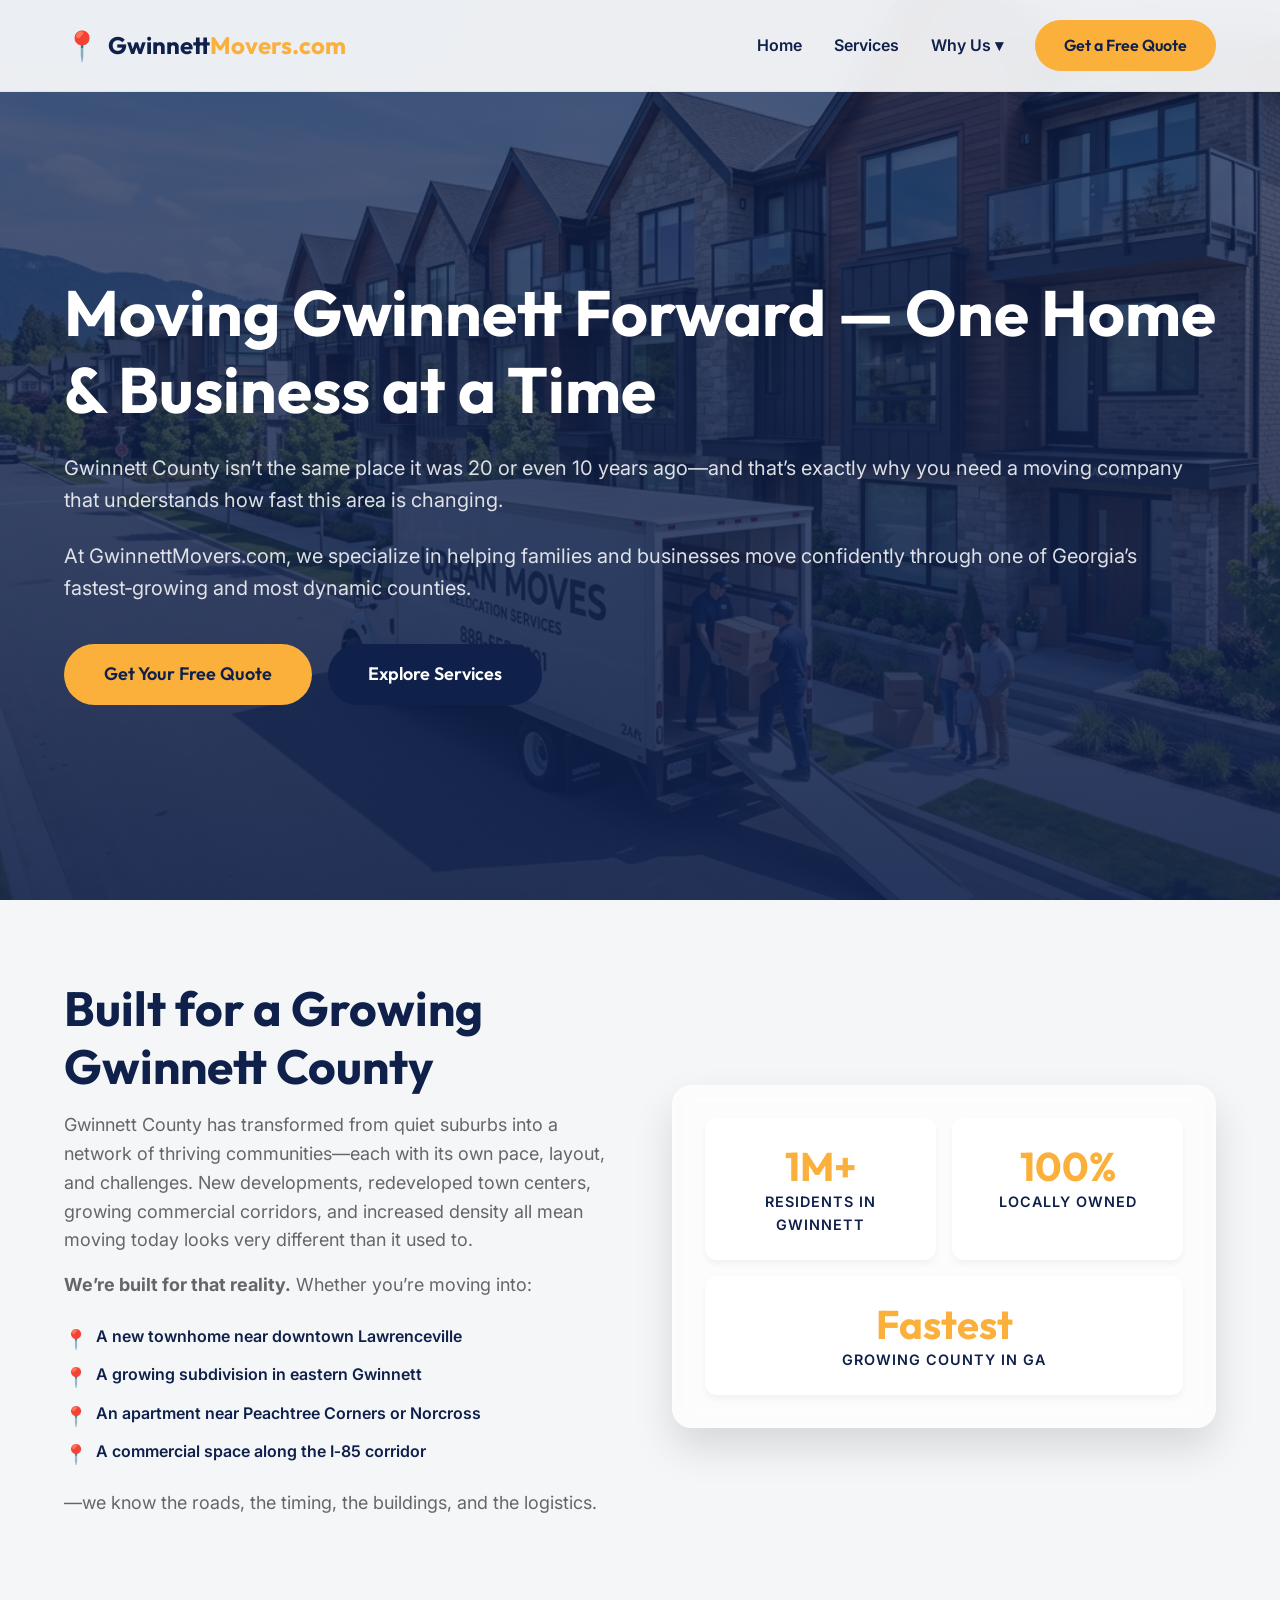
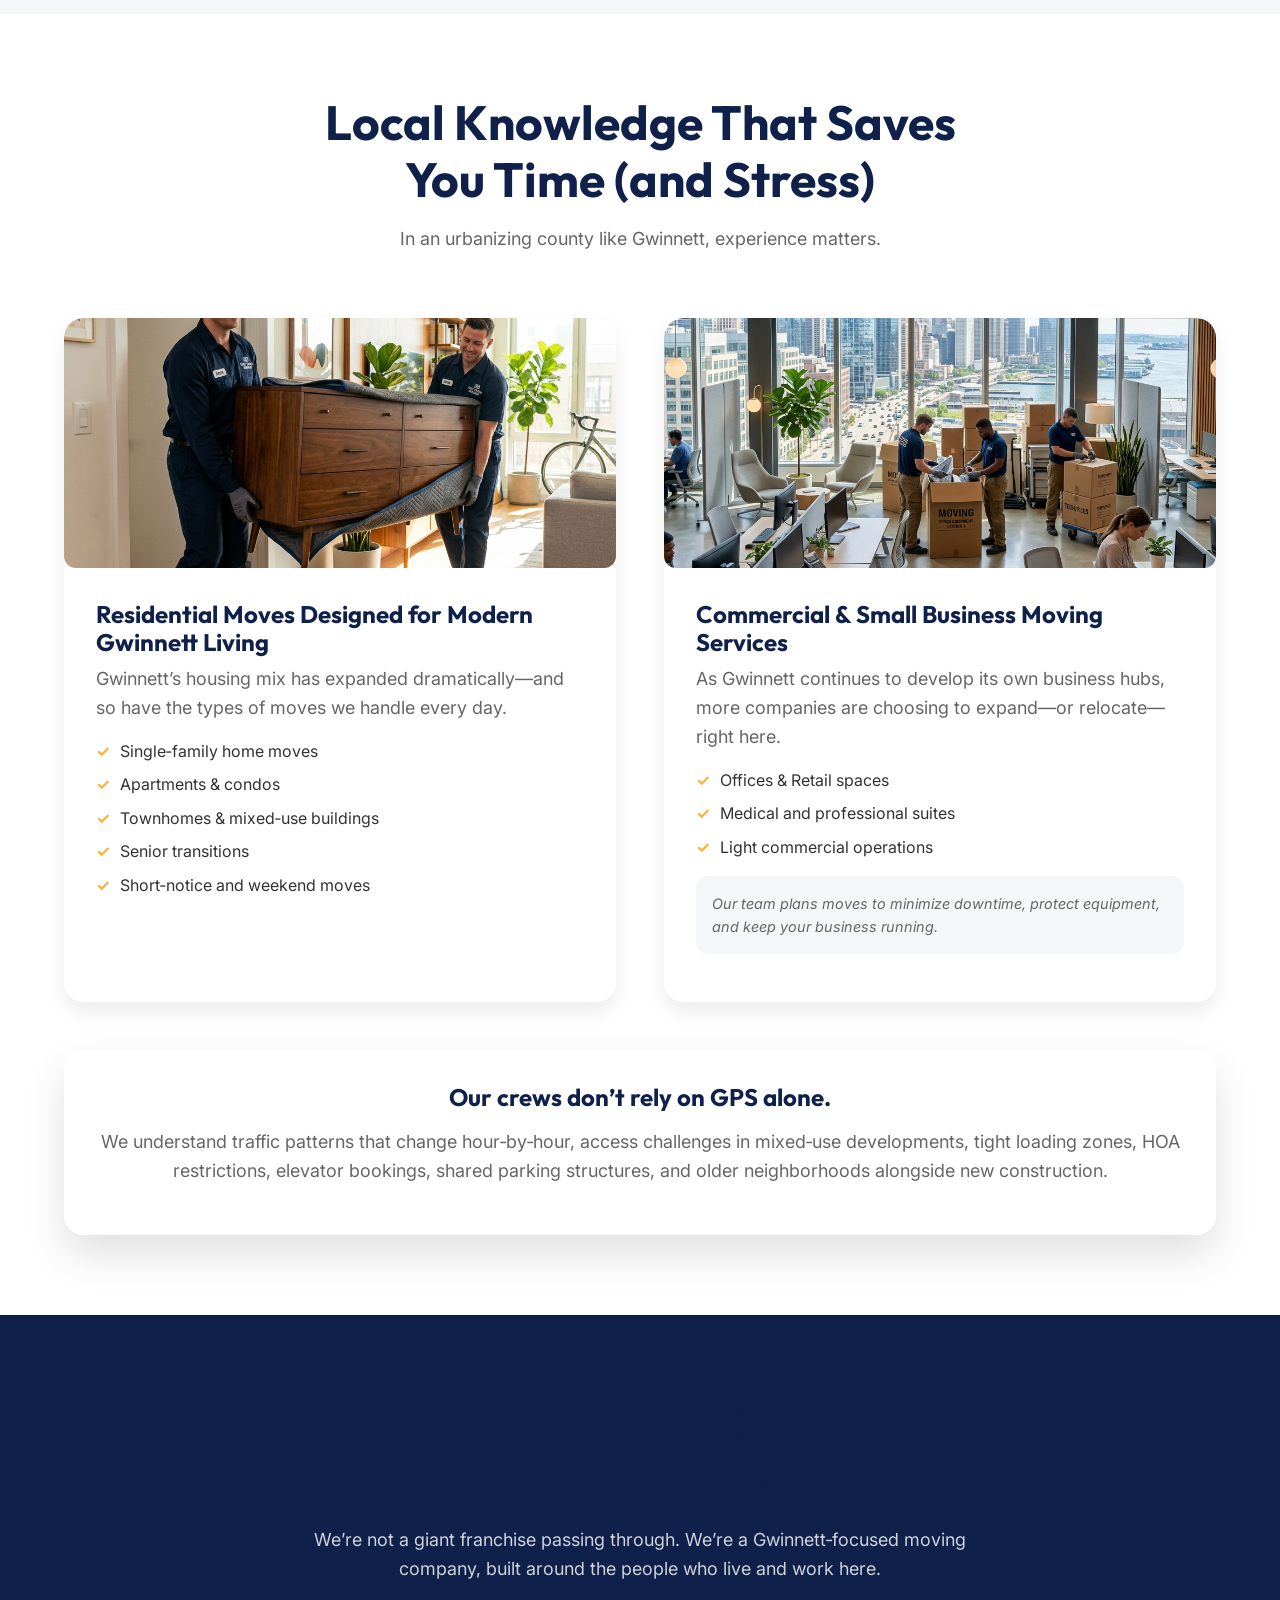
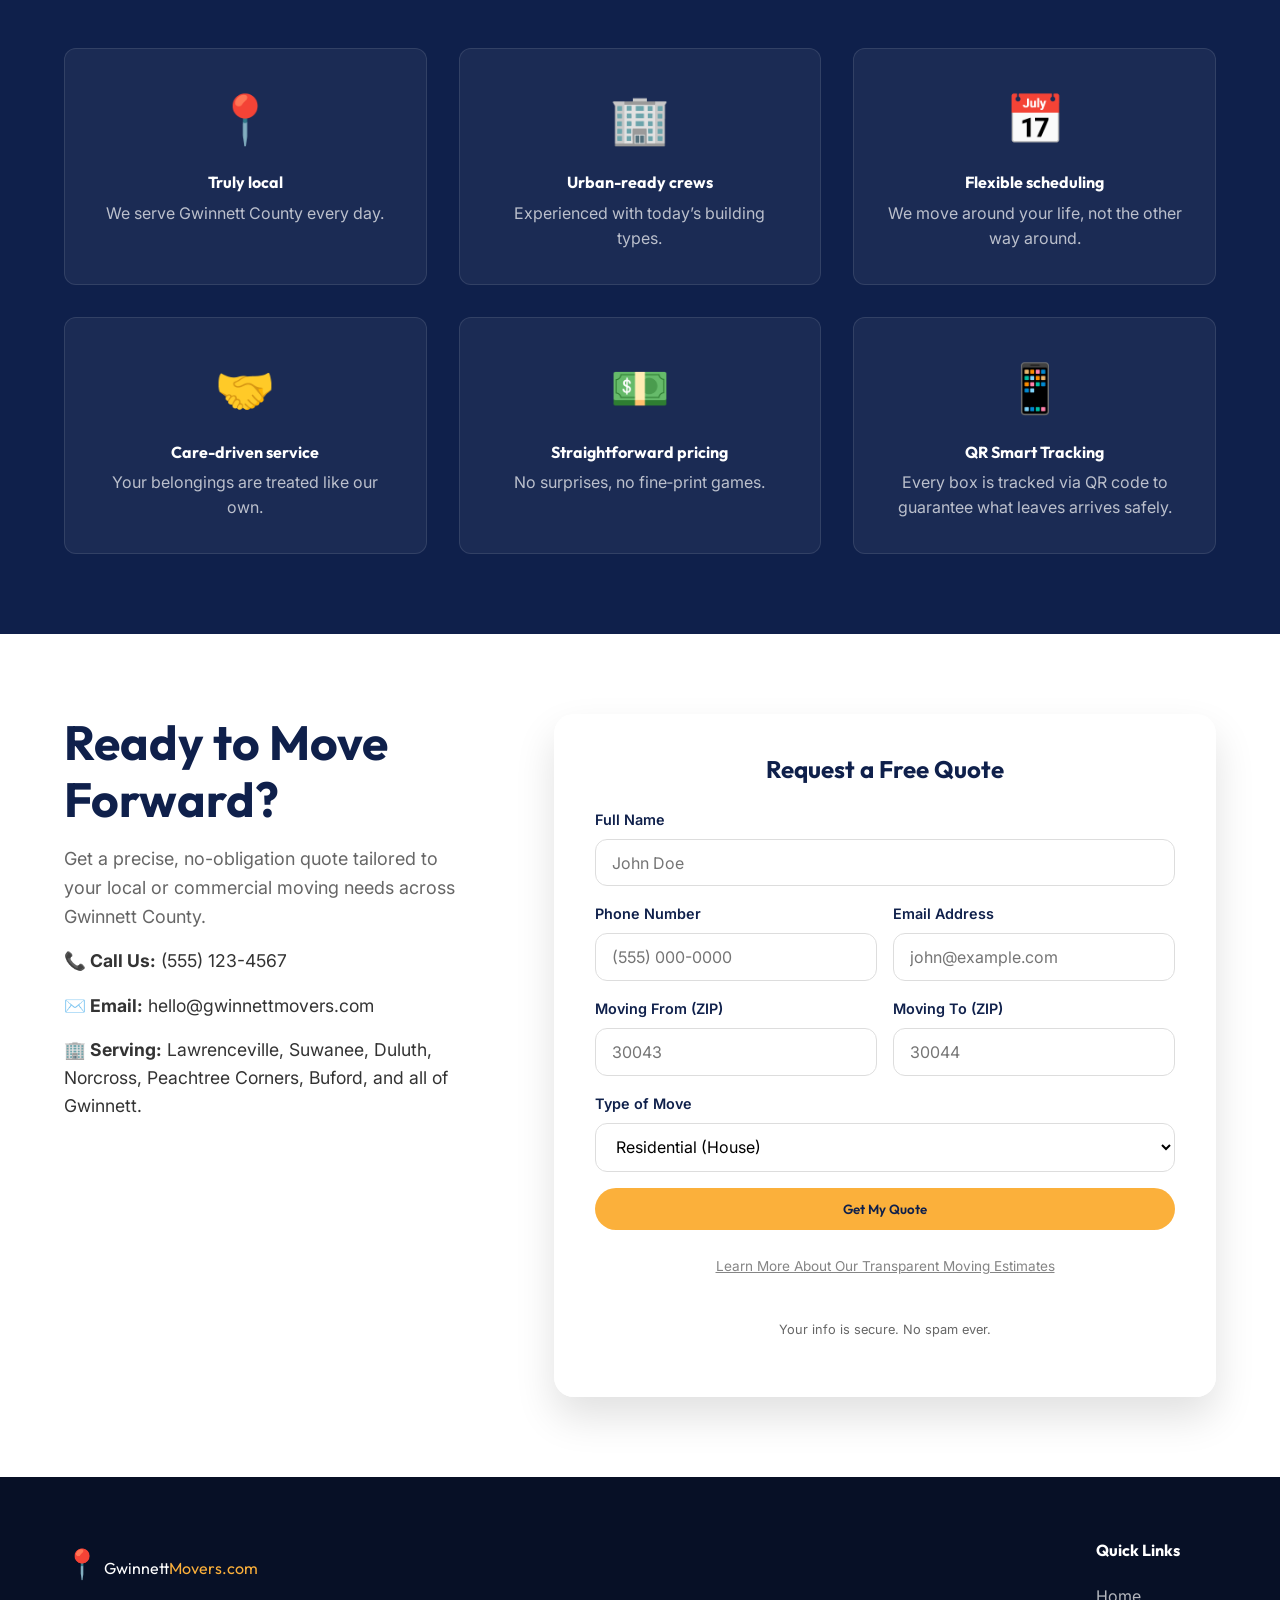
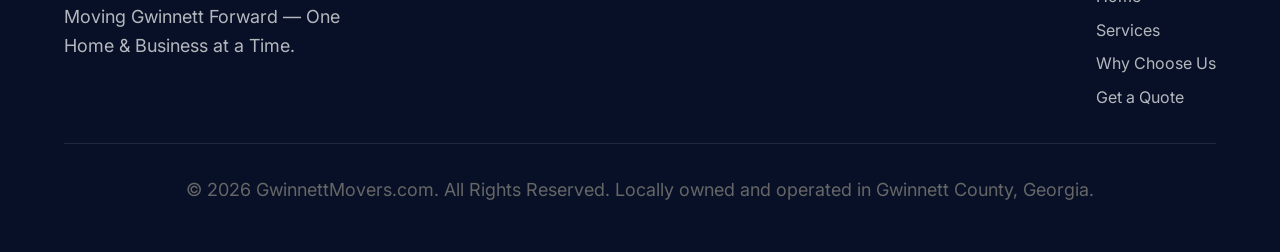
<file: index.html>
<!DOCTYPE html>
<html lang="en">
<head>
    <meta charset="UTF-8">
    <meta name="viewport" content="width=device-width, initial-scale=1.0">
    <meta name="description" content="GwinnettMovers.com: Relocating homes and businesses in Gwinnett County with ease and local expertise.">
    <title>GwinnettMovers.com | Local & Commercial Moving in Gwinnett County</title>
    <!-- Google Fonts -->
    <link rel="preconnect" href="https://fonts.googleapis.com">
    <link rel="preconnect" href="https://fonts.gstatic.com" crossorigin>
    <link href="https://fonts.googleapis.com/css2?family=Inter:wght@300;400;600;700&family=Outfit:wght@500;700&display=swap" rel="stylesheet">
    <!-- Main Styles -->
    <link rel="stylesheet" href="styles.css">
</head>
<body>

    <!-- Header / Nav -->
    <header class="navbar">
        <div class="container nav-content">
            <a href="#home" class="logo">
                <span class="logo-icon">📍</span> <span class="logo-text">Gwinnett<span>Movers.com</span></span>
            </a>
            <nav class="desktop-nav">
                <a href="#home">Home</a>
                <a href="#services">Services</a>
                <div class="has-dropdown">
                    <a href="#why-us">Why Us ▾</a>
                    <div class="dropdown-menu">
                        <a href="great-moves-start-with-great-estimates.html">Our Moving Estimates</a>
                    </div>
                </div>
                <a href="#contact" class="btn btn-primary">Get a Free Quote</a>
            </nav>
            <div class="mobile-menu-toggle" id="mobileMenuBtn">
                <span></span>
                <span></span>
                <span></span>
            </div>
        </div>
    </header>

    <!-- Mobile Nav -->
    <div class="mobile-nav" id="mobileNav">
        <a href="#home" class="mobile-link">Home</a>
        <a href="#services" class="mobile-link">Services</a>
        <a href="#why-us" class="mobile-link" style="margin-bottom: 0.5rem;">Why Us</a>
        <a href="great-moves-start-with-great-estimates.html" class="mobile-link" style="padding-left: 1.5rem; font-size: 1.1rem; margin-top: -0.5rem; margin-bottom: 1.5rem; font-weight: 500;">↳ Our Moving Estimates</a>
        <a href="#contact" class="btn btn-primary mobile-link">Get a Free Quote</a>
    </div>

    <!-- Hero Section -->
    <section id="home" class="hero fade-in">
        <div class="hero-bg"></div>
        <div class="container hero-content">
            <h1 class="slide-up">Moving Gwinnett Forward — One Home &amp; Business at a Time</h1>
            <p class="slide-up delay-1">Gwinnett County isn’t the same place it was 20 or even 10 years ago—and that’s exactly why you need a moving company that understands how fast this area is changing.</p>
            <p class="slide-up delay-2">At GwinnettMovers.com, we specialize in helping families and businesses move confidently through one of Georgia’s fastest‑growing and most dynamic counties.</p>
            <div class="hero-actions slide-up delay-3">
                <a href="#contact" class="btn btn-primary btn-large shadow-hover">Get Your Free Quote</a>
                <a href="#services" class="btn btn-secondary btn-large">Explore Services</a>
            </div>
        </div>
    </section>

    <!-- Built for Growing Gwinnett -->
    <section class="section bg-light reveal">
        <div class="container split-layout align-center">
            <div class="text-content">
                <h2>Built for a Growing Gwinnett County</h2>
                <p>Gwinnett County has transformed from quiet suburbs into a network of thriving communities—each with its own pace, layout, and challenges. New developments, redeveloped town centers, growing commercial corridors, and increased density all mean moving today looks very different than it used to.</p>
                <p><strong>We’re built for that reality.</strong> Whether you’re moving into:</p>
                <ul class="feature-list">
                    <li>A new townhome near downtown Lawrenceville</li>
                    <li>A growing subdivision in eastern Gwinnett</li>
                    <li>An apartment near Peachtree Corners or Norcross</li>
                    <li>A commercial space along the I‑85 corridor</li>
                </ul>
                <p>—we know the roads, the timing, the buildings, and the logistics.</p>
            </div>
            <div class="image-content glass-card">
                <div class="stat-box">
                    <h3>1M+</h3>
                    <p>Residents in Gwinnett</p>
                </div>
                <div class="stat-box">
                    <h3>100%</h3>
                    <p>Locally Owned</p>
                </div>
                <div class="stat-box full-width">
                    <h3>Fastest</h3>
                    <p>Growing County in GA</p>
                </div>
            </div>
        </div>
    </section>

    <!-- Services / Local Knowledge -->
    <section id="services" class="section reveal">
        <div class="container">
            <div class="text-center section-header">
                <h2 class="text-blue">Local Knowledge That Saves You Time (and Stress)</h2>
                <p>In an urbanizing county like Gwinnett, experience matters.</p>
            </div>
            
            <div class="services-grid">
                <!-- Service 1 -->
                <div class="service-card shadow-hover">
                    <img src="assets/residential.png" alt="Residential Movers in Gwinnett" class="service-img">
                    <div class="service-body">
                        <h3>Residential Moves Designed for Modern Gwinnett Living</h3>
                        <p>Gwinnett’s housing mix has expanded dramatically—and so have the types of moves we handle every day.</p>
                        <ul class="check-list">
                            <li>Single‑family home moves</li>
                            <li>Apartments & condos</li>
                            <li>Townhomes & mixed‑use buildings</li>
                            <li>Senior transitions</li>
                            <li>Short‑notice and weekend moves</li>
                        </ul>
                    </div>
                </div>

                <!-- Service 2 -->
                <div class="service-card shadow-hover">
                    <img src="assets/commercial.png" alt="Commercial Movers in Gwinnett" class="service-img">
                    <div class="service-body">
                        <h3>Commercial & Small Business Moving Services</h3>
                        <p>As Gwinnett continues to develop its own business hubs, more companies are choosing to expand—or relocate—right here.</p>
                        <ul class="check-list">
                            <li>Offices & Retail spaces</li>
                            <li>Medical and professional suites</li>
                            <li>Light commercial operations</li>
                        </ul>
                        <p class="service-note">Our team plans moves to minimize downtime, protect equipment, and keep your business running.</p>
                    </div>
                </div>
            </div>

            <div class="info-box glass-card mt-lg">
                <h4>Our crews don’t rely on GPS alone.</h4>
                <p>We understand traffic patterns that change hour‑by‑hour, access challenges in mixed‑use developments, tight loading zones, HOA restrictions, elevator bookings, shared parking structures, and older neighborhoods alongside new construction.</p>
            </div>
        </div>
    </section>

    <!-- Why Choose Us -->
    <section id="why-us" class="section bg-blue text-white reveal">
        <div class="container">
            <div class="text-center section-header">
                <h2>Why Gwinnett Chooses GwinnettMovers.com</h2>
                <p class="text-light">We’re not a giant franchise passing through. We’re a Gwinnett‑focused moving company, built around the people who live and work here.</p>
            </div>
            <div class="grid-3">
                <div class="perk-card">
                    <div class="perk-icon">📍</div>
                    <h4>Truly local</h4>
                    <p>We serve Gwinnett County every day.</p>
                </div>
                <div class="perk-card">
                    <div class="perk-icon">🏢</div>
                    <h4>Urban-ready crews</h4>
                    <p>Experienced with today’s building types.</p>
                </div>
                <div class="perk-card">
                    <div class="perk-icon">📅</div>
                    <h4>Flexible scheduling</h4>
                    <p>We move around your life, not the other way around.</p>
                </div>
                <div class="perk-card">
                    <div class="perk-icon">🤝</div>
                    <h4>Care-driven service</h4>
                    <p>Your belongings are treated like our own.</p>
                </div>
                <div class="perk-card">
                    <div class="perk-icon">💵</div>
                    <h4>Straightforward pricing</h4>
                    <p>No surprises, no fine‑print games.</p>
                </div>
                <div class="perk-card">
                    <div class="perk-icon">📱</div>
                    <h4>QR Smart Tracking</h4>
                    <p>Every box is tracked via QR code to guarantee what leaves arrives safely.</p>
                </div>
            </div>
        </div>
    </section>

    <!-- Contact / CTA -->
    <section id="contact" class="section reveal">
        <div class="container split-layout align-start">
            <div class="text-content pr-md">
                <h2 class="text-blue">Ready to Move Forward?</h2>
                <p>Get a precise, no-obligation quote tailored to your local or commercial moving needs across Gwinnett County.</p>
                <div class="contact-details">
                    <p><strong>📞 Call Us:</strong> (555) 123-4567</p>
                    <p><strong>✉️ Email:</strong> hello@gwinnettmovers.com</p>
                    <p><strong>🏢 Serving:</strong> Lawrenceville, Suwanee, Duluth, Norcross, Peachtree Corners, Buford, and all of Gwinnett.</p>
                </div>
            </div>
            <div class="form-wrapper glass-card shadow-lg">
                <h3>Request a Free Quote</h3>
                <form id="quoteForm" class="contact-form">
                    <div class="form-group">
                        <label for="name">Full Name</label>
                        <input type="text" id="name" placeholder="John Doe" required>
                    </div>
                    <div class="form-row">
                        <div class="form-group flex-1">
                            <label for="phone">Phone Number</label>
                            <input type="tel" id="phone" placeholder="(555) 000-0000" required>
                        </div>
                        <div class="form-group flex-1">
                            <label for="email">Email Address</label>
                            <input type="email" id="email" placeholder="john@example.com" required>
                        </div>
                    </div>
                    <div class="form-row">
                        <div class="form-group flex-1">
                            <label for="fromZip">Moving From (ZIP)</label>
                            <input type="text" id="fromZip" placeholder="30043" required>
                        </div>
                        <div class="form-group flex-1">
                            <label for="toZip">Moving To (ZIP)</label>
                            <input type="text" id="toZip" placeholder="30044" required>
                        </div>
                    </div>
                    <div class="form-group">
                        <label for="moveType">Type of Move</label>
                        <select id="moveType">
                            <option>Residential (House)</option>
                            <option>Residential (Apartment/Condo)</option>
                            <option>Commercial/Office</option>
                        </select>
                    </div>
                    <button type="submit" class="btn btn-primary btn-block">Get My Quote</button>
                    <a href="great-moves-start-with-great-estimates.html" style="color: var(--text-muted); opacity: 0.8; font-size: 0.85rem; display: block; margin: 10px 0; text-align: center; text-decoration: underline;">Learn More About Our Transparent Moving Estimates</a>
                    <p class="form-note">Your info is secure. No spam ever.</p>
                </form>
            </div>
        </div>
    </section>

    <!-- Footer -->
    <footer class="footer bg-dark">
        <div class="container footer-content">
            <div class="footer-brand">
                <span class="logo-icon text-gold">📍</span> <span class="logo-text text-white">Gwinnett<span class="text-gold">Movers.com</span></span>
                <p>Moving Gwinnett Forward — One Home & Business at a Time.</p>
            </div>
            <div class="footer-links">
                <h4>Quick Links</h4>
                <a href="#home">Home</a>
                <a href="#services">Services</a>
                <a href="#why-us">Why Choose Us</a>
                <a href="#contact">Get a Quote</a>
            </div>
        </div>
        <div class="footer-bottom">
            <p>&copy; 2026 GwinnettMovers.com. All Rights Reserved. Locally owned and operated in Gwinnett County, Georgia.</p>
        </div>
    </footer>

    <script src="script.js"></script>
</body>
</html>
</file>
<file: styles.css>
/* ==================================
   CSS Resets & Variables
   ================================== */
:root {
    --primary: #0f204b;      /* Deep Navy */
    --primary-light: #1d3369;
    --secondary: #fbb03b;    /* Gold/Amber */
    --secondary-hover: #e59929;
    --text-main: #333333;
    --text-muted: #666666;
    --text-light: #f4f6f8;
    --bg-main: #ffffff;
    --bg-light: #f4f6f8;
    --bg-dark: #071026;
    
    --font-heading: 'Outfit', sans-serif;
    --font-body: 'Inter', sans-serif;
    
    --shadow-sm: 0 4px 6px rgba(0,0,0,0.05);
    --shadow-md: 0 10px 20px rgba(0,0,0,0.08);
    --shadow-lg: 0 20px 40px rgba(0,0,0,0.12);
    --shadow-hover: 0 15px 30px rgba(15, 32, 75, 0.15);
    
    --radius-md: 12px;
    --radius-lg: 20px;
    --radius-pill: 50px;
    
    --transition: all 0.3s cubic-bezier(0.25, 0.8, 0.25, 1);
}

* {
    margin: 0;
    padding: 0;
    box-sizing: border-box;
    scroll-behavior: smooth;
}

body {
    font-family: var(--font-body);
    color: var(--text-main);
    background-color: var(--bg-main);
    line-height: 1.6;
    overflow-x: hidden;
}

h1, h2, h3, h4, .logo-text {
    font-family: var(--font-heading);
    color: var(--primary);
    line-height: 1.2;
}

h1 { font-size: clamp(2.5rem, 5vw, 4rem); font-weight: 700; }
h2 { font-size: clamp(2rem, 4vw, 3rem); font-weight: 700; margin-bottom: 1rem; }
h3 { font-size: 1.5rem; font-weight: 700; margin-bottom: 0.5rem; }

p { font-size: 1.125rem; margin-bottom: 1rem; color: var(--text-muted); }

a { text-decoration: none; color: inherit; transition: var(--transition); }

img { max-width: 100%; display: block; border-radius: var(--radius-md); }

/* ==================================
   Utility Classes
   ================================== */
.container {
    width: 90%;
    max-width: 1200px;
    margin: 0 auto;
}

.section { padding: 5rem 0; }
.bg-light { background-color: var(--bg-light); }
.bg-blue { background-color: var(--primary); }
.bg-dark { background-color: var(--bg-dark); }
.text-center { text-align: center; }
.text-white { color: #fff !important; }
.text-light { color: rgba(255,255,255,0.8) !important; }
.text-blue { color: var(--primary) !important; }
.text-gold { color: var(--secondary) !important; }
.mt-lg { margin-top: 3rem; }
.pr-md { padding-right: 2rem; }

.section-header { max-width: 700px; margin: 0 auto 4rem; }

/* Buttons */
.btn {
    display: inline-block;
    padding: 0.8rem 1.8rem;
    border-radius: var(--radius-pill);
    font-weight: 600;
    font-family: var(--font-heading);
    cursor: pointer;
    text-align: center;
    transition: var(--transition);
    border: none;
}

.btn-primary { background: var(--secondary); color: var(--primary); }
.btn-primary:hover { background: var(--secondary-hover); transform: translateY(-2px); box-shadow: var(--shadow-hover); }

.btn-secondary { background: var(--primary); color: #fff; }
.btn-secondary:hover { background: var(--primary-light); transform: translateY(-2px); box-shadow: var(--shadow-hover); }

.btn-large { padding: 1rem 2.5rem; font-size: 1.125rem; }
.btn-block { display: block; width: 100%; }

/* Glassmorphism */
.glass-card {
    background: rgba(255, 255, 255, 0.7);
    backdrop-filter: blur(10px);
    -webkit-backdrop-filter: blur(10px);
    border: 1px solid rgba(255,255,255,0.5);
    border-radius: var(--radius-lg);
    box-shadow: var(--shadow-lg);
}

/* ==================================
   Navigation
   ================================== */
.navbar {
    position: fixed;
    top: 0;
    left: 0;
    width: 100%;
    z-index: 1000;
    padding: 1.25rem 0;
    transition: var(--transition);
    background: rgba(255,255,255,0.9);
    backdrop-filter: blur(15px);
    -webkit-backdrop-filter: blur(15px);
    border-bottom: 1px solid rgba(0,0,0,0.05);
}

.navbar.scrolled {
    padding: 0.8rem 0;
    box-shadow: var(--shadow-sm);
}

.nav-content {
    display: flex;
    justify-content: space-between;
    align-items: center;
}

.logo {
    display: flex;
    align-items: center;
    gap: 0.5rem;
    font-size: 1.5rem;
    font-weight: 700;
}
.logo-icon { font-size: 1.8rem; }
.logo-text span { color: var(--secondary); }

.desktop-nav { display: flex; align-items: center; gap: 2rem; }
.desktop-nav a:not(.btn) { font-weight: 600; color: var(--primary); position: relative; }
.desktop-nav a:not(.btn)::after {
    content: '';
    position: absolute;
    bottom: -5px;
    left: 0;
    width: 0;
    height: 2px;
    background: var(--secondary);
    transition: var(--transition);
}
.desktop-nav a:not(.btn):hover::after { width: 100%; }

/* Dropdown specific */
.has-dropdown {
    position: relative;
    display: flex;
    align-items: center;
}
.dropdown-menu {
    position: absolute;
    top: 100%;
    left: -1rem;
    background: #fff;
    min-width: 250px;
    box-shadow: var(--shadow-lg);
    border-radius: var(--radius-md);
    opacity: 0;
    visibility: hidden;
    transform: translateY(10px);
    transition: var(--transition);
    padding: 1rem 0;
    display: flex;
    flex-direction: column;
}
.has-dropdown:hover .dropdown-menu {
    opacity: 1;
    visibility: visible;
    transform: translateY(0);
}
.dropdown-menu a {
    padding: 0.5rem 1.5rem;
    color: var(--text-main) !important;
    font-weight: 500 !important;
}
.dropdown-menu a:hover {
    background: var(--bg-light);
    color: var(--primary) !important;
}
.desktop-nav .dropdown-menu a::after {
    display: none !important;
}

/* Mobile Nav Toggle */
.mobile-menu-toggle { display: none; flex-direction: column; gap: 5px; cursor: pointer; }
.mobile-menu-toggle span { display: block; width: 25px; height: 3px; background: var(--primary); transition: 0.3s; }

.mobile-nav {
    position: fixed;
    top: 0;
    right: -100%;
    width: 80%;
    height: 100vh;
    background: var(--bg-main);
    z-index: 999;
    display: flex;
    flex-direction: column;
    padding: 6rem 2rem 2rem;
    box-shadow: -5px 0 15px rgba(0,0,0,0.1);
    transition: 0.4s ease-in-out;
}
.mobile-nav.open { right: 0; }
.mobile-link { margin-bottom: 1.5rem; font-size: 1.25rem; font-weight: 600; color: var(--primary); }

/* ==================================
   Hero Section
   ================================== */
.hero {
    position: relative;
    min-height: 100vh;
    display: flex;
    align-items: center;
    padding-top: 80px;
}

.hero-bg {
    position: absolute;
    top: 0; left: 0; width: 100%; height: 100%;
    background: linear-gradient(rgba(15,32,75,0.7), rgba(15,32,75,0.9)), url('assets/hero.png') center/cover no-repeat;
    z-index: -1;
}

.hero-content {
    max-width: 100%;
    color: #fff;
}

.hero-content h1 { color: #fff; margin-bottom: 1.5rem; }
.hero-content p { color: rgba(255,255,255,0.85); font-size: 1.25rem; margin-bottom: 1.5rem; }

.hero-actions { display: flex; gap: 1rem; margin-top: 2.5rem; flex-wrap: wrap; }

/* ==================================
   Layouts & Components
   ================================== */
.split-layout {
    display: grid;
    grid-template-columns: 1fr 1fr;
    gap: 4rem;
}
.align-center { align-items: center; }
.align-start { align-items: flex-start; }

.feature-list {
    list-style: none;
    margin: 1.5rem 0;
}
.feature-list li {
    position: relative;
    padding-left: 2rem;
    margin-bottom: 0.8rem;
    font-weight: 600;
    color: var(--primary);
}
.feature-list li::before {
    content: '📍'; position: absolute; left: 0; top: 0; font-size: 1.2rem;
}

/* Services Grid */
.services-grid {
    display: grid;
    grid-template-columns: 1fr 1fr;
    gap: 3rem;
}
.service-card {
    background: #fff;
    border-radius: var(--radius-lg);
    overflow: hidden;
    box-shadow: var(--shadow-md);
    transition: var(--transition);
}
.service-card:hover { transform: translateY(-5px); box-shadow: var(--shadow-lg); }
.service-img { width: 100%; height: 250px; object-fit: cover; }
.service-body { padding: 2rem; }
.check-list { list-style: none; margin: 1rem 0; }
.check-list li { padding-left: 1.5rem; position: relative; margin-bottom: 0.5rem; }
.check-list li::before { content: '✓'; color: var(--secondary); position: absolute; left: 0; font-weight: bold; }
.service-note { font-size: 0.9rem; font-style: italic; background: var(--bg-light); padding: 1rem; border-radius: var(--radius-md); margin-top: 1rem;}

.info-box { padding: 2rem; text-align: center; }
.info-box h4 { font-size: 1.5rem; margin-bottom: 1rem; }

/* Grid 3 */
.grid-3 { display: grid; grid-template-columns: repeat(auto-fit, minmax(280px, 1fr)); gap: 2rem; margin-top: 3rem; }
.perk-card {
    background: rgba(255,255,255,0.05);
    padding: 2rem;
    border-radius: var(--radius-md);
    border: 1px solid rgba(255,255,255,0.1);
    text-align: center;
    transition: var(--transition);
}
.perk-card:hover { transform: translateY(-5px); background: rgba(255,255,255,0.1); }
.perk-icon { font-size: 3rem; margin-bottom: 1rem; }
.perk-card h4 { color: #fff; margin-bottom: 0.5rem; }
.perk-card p { color: rgba(255,255,255,0.7); font-size: 1rem; margin: 0; }

/* Contact Form */
.form-wrapper { padding: 2.5rem; }
.form-wrapper h3 { margin-bottom: 1.5rem; text-align: center; }
.contact-form { display: flex; flex-direction: column; gap: 1rem; }
.form-group { display: flex; flex-direction: column; gap: 0.5rem; }
.form-row { display: flex; gap: 1rem; }
.flex-1 { flex: 1; }
label { font-weight: 600; font-size: 0.9rem; color: var(--primary); }
input, select {
    padding: 0.8rem 1rem;
    border: 1px solid #ddd;
    border-radius: var(--radius-md);
    font-family: inherit;
    font-size: 1rem;
    transition: var(--transition);
    background: rgba(255,255,255,0.8);
}
input:focus, select:focus { outline: none; border-color: var(--secondary); box-shadow: 0 0 0 3px rgba(251, 176, 59, 0.2); }
.form-note { font-size: 0.8rem; text-align: center; margin-top: 1rem; }

.contact-details p { margin-bottom: 1rem; color: var(--text-main); font-size: 1.1rem; }

/* Stat Box Layout */
.image-content.glass-card {
    display: flex;
    flex-wrap: wrap;
    gap: 1rem;
    padding: 2rem;
    align-content: center;
    justify-content: center;
}
.stat-box {
    background: #fff;
    padding: 1.5rem;
    border-radius: var(--radius-md);
    text-align: center;
    flex: 1 1 45%;
    box-shadow: var(--shadow-sm);
}
.stat-box.full-width { flex: 1 1 100%; }
.stat-box h3 { font-size: 2.5rem; color: var(--secondary); margin-bottom: 0; }
.stat-box p { font-size: 0.9rem; font-weight: 600; margin: 0; color: var(--primary); text-transform: uppercase; letter-spacing: 1px;}

/* ==================================
   Footer
   ================================== */
.footer { padding: 4rem 0 2rem; color: rgba(255,255,255,0.7); }
.footer-content { display: grid; grid-template-columns: auto auto; justify-content: space-between; gap: 2rem; border-bottom: 1px solid rgba(255,255,255,0.1); padding-bottom: 2rem; margin-bottom: 2rem; }
.footer-brand p { margin-top: 1rem; max-width: 300px; color: rgba(255,255,255,0.7); }
.footer-links { display: flex; flex-direction: column; gap: 0.5rem; }
.footer-links h4 { color: #fff; margin-bottom: 1rem; }
.footer-links a:hover { color: var(--secondary); }
.footer-bottom { text-align: center; font-size: 0.9rem; }

/* ==================================
   Animations
   ================================== */
.fade-in { animation: fadeIn 1s ease-in; }
.slide-up { animation: slideUp 0.8s cubic-bezier(0.25, 0.8, 0.25, 1) forwards; opacity: 0; transform: translateY(30px); }
.delay-1 { animation-delay: 0.2s; }
.delay-2 { animation-delay: 0.4s; }
.delay-3 { animation-delay: 0.6s; }

@keyframes fadeIn { from { opacity: 0; } to { opacity: 1; } }
@keyframes slideUp { to { opacity: 1; transform: translateY(0); } }

/* Scroll Reveal Classes added by JS */
.reveal { opacity: 0; transform: translateY(40px); transition: 0.8s cubic-bezier(0.25, 0.8, 0.25, 1); }
.reveal.active { opacity: 1; transform: translateY(0); }

/* ==================================
   Media Queries
   ================================== */
@media (max-width: 900px) {
    .split-layout { grid-template-columns: 1fr; gap: 2rem; }
    .services-grid { grid-template-columns: 1fr; }
    .footer-content { grid-template-columns: 1fr; }
    .pr-md { padding-right: 0; }
}

@media (max-width: 768px) {
    .desktop-nav { display: none; }
    .mobile-menu-toggle { display: flex; }
    
    .hero { padding-top: 100px; padding-bottom: 3rem;}
    .hero-actions { flex-direction: column; }
    .hero-actions .btn { width: 100%; }
    
    .form-row { flex-direction: column; gap: 0; }
    .section { padding: 3rem 0; }
}

/* ==================================
   AI Estimator Styles
   ================================== */
.ai-estimator-box {
    margin: 3rem auto;
    padding: 3rem;
    text-align: center;
    background: #fff;
}
.upload-zone {
    border: 3px dashed rgba(15, 32, 75, 0.2);
    border-radius: var(--radius-lg);
    padding: 3rem 2rem;
    cursor: pointer;
    transition: var(--transition);
    position: relative;
    background: var(--bg-light);
}
.upload-zone:hover, .upload-zone.dragover {
    border-color: var(--secondary);
    background: rgba(251, 176, 59, 0.05);
}
.hidden-input {
    position: absolute;
    top: 0; left: 0; width: 100%; height: 100%;
    opacity: 0; cursor: pointer;
}
.scan-container {
    position: relative;
    width: 100%;
    max-width: 500px;
    margin: 2rem auto;
    border-radius: var(--radius-md);
    overflow: hidden;
    box-shadow: var(--shadow-sm);
}
.scan-container img {
    width: 100%;
    height: auto;
    display: block;
    filter: sepia(0.2) contrast(1.1);
}
.scan-line {
    position: absolute;
    top: 0; left: 0; width: 100%; height: 4px;
    background: var(--secondary);
    box-shadow: 0 0 20px rgba(251, 176, 59, 0.8), 0 0 10px rgba(251, 176, 59, 0.5);
    animation: scan 2s linear infinite;
}
@keyframes scan {
    0% { top: 0; }
    50% { top: 100%; }
    100% { top: 0; }
}
.ai-table {
    width: 100%;
    border-collapse: collapse;
    margin-top: 1.5rem;
    text-align: left;
}
.ai-table th, .ai-table td {
    padding: 1rem;
    border-bottom: 1px solid #eee;
}
.ai-table th {
    background: var(--bg-light);
    color: var(--primary);
    font-weight: 700;
}
.ai-table tbody tr:hover {
    background: rgba(15, 32, 75, 0.02);
}
.ai-table tfoot th {
    font-size: 1.25rem;
    background: transparent;
}
</file>
